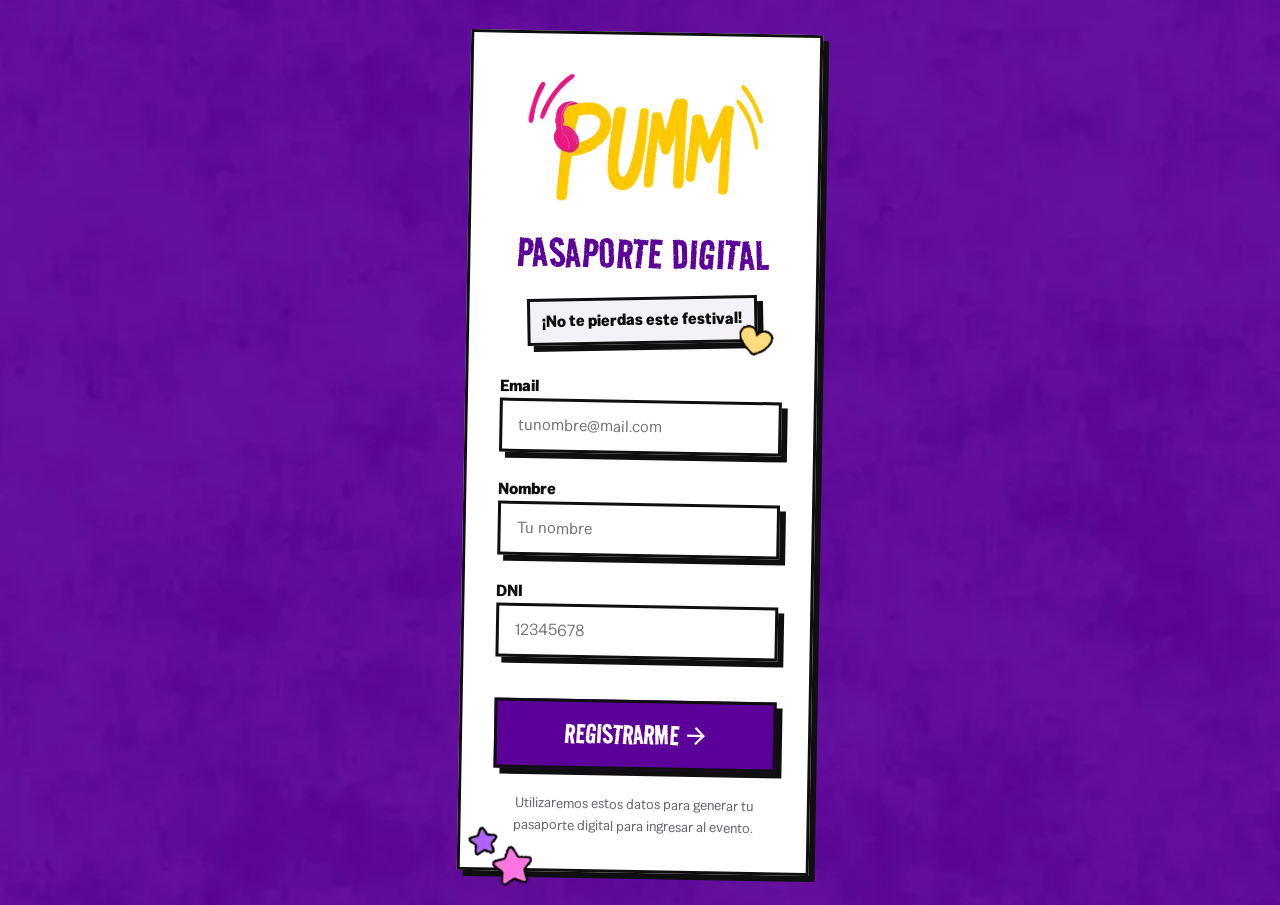
<file: index.html>
<!DOCTYPE html>
<!--
  ============================================================
  PUERTA DE ENTRADA DEL PROYECTO
  ------------------------------------------------------------
  Los servidores web (y WordPress) buscan un index.html en la
  raíz de la carpeta. Si no está, quien entre al link ve un
  listado de archivos o un error 404. Por eso este archivo.

  Ya solo redirige: html/index.html existe, así que el refresh
  de abajo está activo y este archivo no se toca más.

  El contenido del <body> quedó como respaldo — se ve nada más
  si el navegador ignora el redirect (por ejemplo con una
  extensión que lo bloquea). No hace falta mantenerlo.

  ¿Por qué redirige en vez de ser la bienvenida?
  Para que las pantallas vivan TODAS en html/ y escriban
  exactamente las mismas rutas hacia css/, js/ y data/. Si una
  quedara en la raíz, usaría css/main.css y las demás
  ../css/main.css — esa mezcla es la causa número uno de
  "a mí me anda y a vos no".
  ============================================================
-->
<html lang="es">
<head>
  <meta charset="UTF-8">
  <meta name="viewport" content="width=device-width, initial-scale=1.0">
  <title>Pasaporte Digital · PUMM 2026</title>
  <meta name="theme-color" content="#5B0099">

  <!-- Redirección a la pantalla de bienvenida. Es la que funciona
       siempre, incluso si el JavaScript está bloqueado. -->
  <meta http-equiv="refresh" content="0; url=html/index.html">
  <link rel="canonical" href="html/index.html">

  <!-- Desde la raíz la ruta NO lleva ../ porque este archivo no
       está dentro de html/. Es el único del proyecto así. -->
  <link rel="stylesheet" href="css/main.css">
</head>
<body data-pagina="inicio">

  <main class="pantalla-plena">
    <div class="contenedor centrado">

      <h1 class="pantalla-plena__logo">PUMM</h1>
      <p class="pantalla-plena__slogan">Programando un mundo mejor</p>

      <p class="pantalla-plena__texto">
        Base del proyecto lista.<br>
        Las pantallas se crean copiando <strong>html/_plantilla.html</strong>
      </p>

      <p class="pantalla-plena__nota">
        Empezá por <strong>html/index.html</strong>: es la pantalla de
        registro. El redirect de arriba ya te lleva ahí solo.
      </p>

      <p class="pantalla-plena__nota mt-8">
        ¿Ves esta pantalla en violeta, con el recuadro blanco torcido?
        Entonces el CSS carga bien y podés empezar.
      </p>

    </div>
  </main>

  <div class="franja-ajedrez" aria-hidden="true"></div>
</body>
</html>
</file>
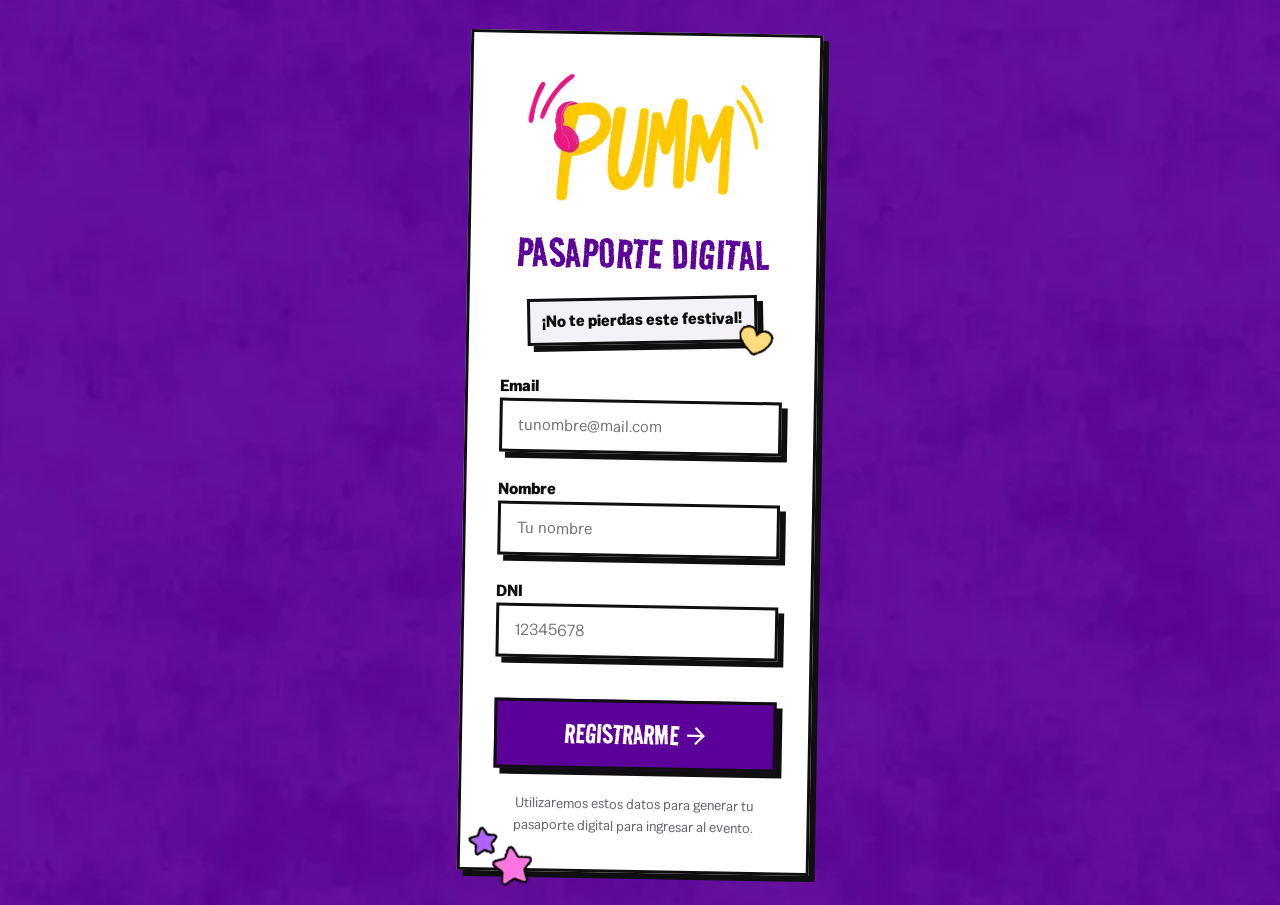
<file: html/index.html>
<!DOCTYPE html>
<!--
  ============================================================
  PANTALLA · REGISTRO
  ------------------------------------------------------------
  La participante se da de alta con nombre y DNI. Si sale bien,
  pasa al pasaporte (html/pasaporte.html).

  ⚙️ DOS MODOS
  En desarrollo, registro y pasaporte son DOS archivos separados
  (index.html y pasaporte.html) y se navega entre ellos. Al correr
  `node scripts/empaquetar.js`, el build los UNE en un solo
  Index.html donde cada pantalla es una vista que se muestra/oculta
  (Apps Script sirve un solo archivo). El código es el mismo en los
  dos modos: la navegación pasa por UI.mostrarPantalla (ver js/ui.js)
  y quién se muestra lo decide el router de js/app.js.

  ⚠️ REGLA DE RUTAS EN ESTA CARPETA
  Este archivo vive en html/, así que para salir a css/, js/ o
  data/ hay que subir un nivel con ../
      ✅  ../css/main.css
      ❌  /css/main.css     (la barra inicial rompe en WordPress)
  ============================================================
-->
<html lang="es">
<head>
  <meta charset="UTF-8">
  <meta name="viewport" content="width=device-width, initial-scale=1.0">
  <title>Pasaporte Digital - PUMM 2026</title>
  <meta name="description" content="Tu recorrido por PUMM 2026.">
  <meta name="theme-color" content="#5B0099">

  <link rel="icon" type="image/svg+xml" href="../assets/iconos/corazon-violeta.svg">

  <link rel="stylesheet" href="../css/main.css">
</head>

<body data-pagina="index">

  <main class="registro">

    <div class="registro__card">

      <img class="registro__logo" src="../assets/img/logo-pumm.webp" alt="PUMM">

      <h1 class="registro__titulo">Pasaporte Digital</h1>

      <p class="registro__slogan">
        ¡No te pierdas este festival!
        <img class="registro__corazon" src="../assets/img/corazon-amarillo.webp"
             alt="" aria-hidden="true">
      </p>

      <!-- novalidate: apagamos los globos nativos del navegador para
           usar nuestros propios mensajes bajo cada campo (registro.js). -->
      <form id="form-registro" novalidate>

        <div class="registro__campo">
          <label class="campo__etiqueta" for="email">Email</label>
          <input class="campo" id="email" name="email" type="email"
                 inputmode="email" placeholder="tunombre@mail.com"
                 autocomplete="email" aria-describedby="ayuda-email">
          <p class="campo__ayuda" id="ayuda-email" aria-live="polite"></p>
        </div>

        <div class="registro__campo">
          <label class="campo__etiqueta" for="nombre">Nombre</label>
          <input class="campo" id="nombre" name="nombre" type="text"
                 placeholder="Tu nombre" autocomplete="given-name"
                 aria-describedby="ayuda-nombre">
          <p class="campo__ayuda" id="ayuda-nombre" aria-live="polite"></p>
        </div>

        <div class="registro__campo">
          <label class="campo__etiqueta" for="dni">DNI</label>
          <input class="campo" id="dni" name="dni" type="text"
                 inputmode="numeric" maxlength="8" placeholder="12345678"
                 autocomplete="off" aria-describedby="ayuda-dni">
          <p class="campo__ayuda" id="ayuda-dni" aria-live="polite"></p>
        </div>

        <button class="boton boton--primario boton--ancho" type="submit">
          Registrarme
          <img class="boton__icono" src="../assets/iconos/flecha-der-blanca.svg"
               alt="" aria-hidden="true">
        </button>

      </form>

      <p class="registro__nota">
        Utilizaremos estos datos para generar tu pasaporte digital para ingresar al evento.
      </p>

      <!-- Estrellas decorativas colgadas de la esquina inferior izquierda
           de la tarjeta. aria-hidden: no las lee un lector de pantalla. -->
      <img class="registro__estrellas" src="../assets/img/estrellas.webp"
           alt="" aria-hidden="true">

    </div>
  </main>

  <!-- Modal vacío. Lo rellena js/ui.js con PUMM.UI.abrirModal({...}). -->
  <dialog class="modal" id="modal"></dialog>

  <!--
    ORDEN DE LOS SCRIPTS — importa y no es arbitrario:
      1. data/    los arrays de datos
      2. config   las constantes
      3. datos    la capa de acceso (necesita que config ya corrió)
      4. ui       los helpers (necesitan textos)
      5. app      lo común a todas las pantallas (incluye el router)
      6. paginas/ la lógica de ESTA pantalla
    Si invertís 2 y 3, datos.js no encuentra CONFIG y todo rompe.
  -->
  <script src="../data/misiones.js"></script>
  <script src="../data/logros.js"></script>
  <script src="../data/textos.js"></script>

  <script src="../js/config.js"></script>
  <script src="../js/datos.js"></script>
  <script src="../js/ui.js"></script>
  <script src="../js/app.js"></script>

  <script src="../js/paginas/registro.js"></script>
</body>
</html>
</file>
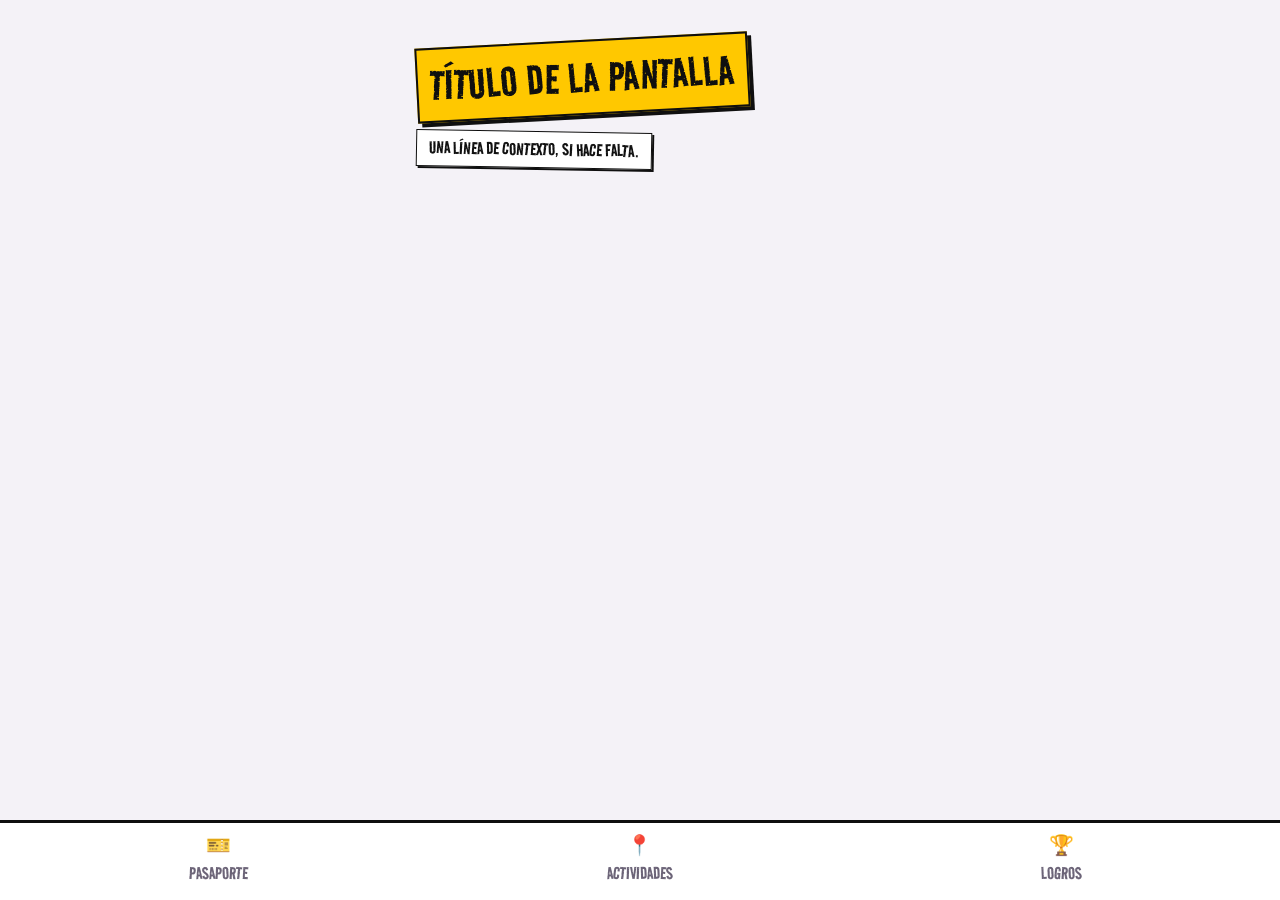
<file: html/_plantilla.html>
<!DOCTYPE html>
<!--
  ============================================================
  PLANTILLA DE PANTALLA  ·  copiar, no editar
  ------------------------------------------------------------
  Este archivo NO es una pantalla: es el molde para crear una.

  CÓMO SE USA
    1. Copiá este archivo y renombralo (ej. pasaporte.html).
       Los nombres van en minúscula y sin acentos ni espacios.
    2. Cambiá el <title> y el data-pagina del <body>.
    3. Escribí tu contenido dentro de <main>.
    4. Si necesitás CSS propio:
         · creá css/paginas/tu-pantalla.css
         · agregá su @import al final de css/main.css
    5. Si necesitás JS propio:
         · creá js/paginas/tu-pantalla.js
         · descomentá la última línea de scripts de acá abajo
    6. Borrá de esta copia lo que no uses (la nav, el modal)
       y borrá estos comentarios de instrucciones.

  El archivo empieza con guion bajo para que quede primero en
  la lista de VS Code y para que se note que no es una pantalla.

  ⚠️ LA PUERTA DE ENTRADA YA EXISTE: html/index.html
  Es la pantalla de registro, la primera del recorrido. El
  index.html de la raíz redirige ahí, y js/ui.js manda ahí a
  quien todavía no tenga pasaporte. No la borres ni la renombres.

  ⚠️ REGLA DE RUTAS EN ESTA CARPETA
  Todos los .html viven en html/, así que para salir a css/, js/
  o data/ hay que subir un nivel con ../
      ✅  ../css/main.css
      ❌  css/main.css      (busca html/css/, no existe)
      ❌  /css/main.css     (la barra inicial rompe en WordPress)
  Nunca empieces una ruta con / — cuando esto se suba a una
  subcarpeta de la web de CET, dejaría de encontrar todo.
  ============================================================
-->
<html lang="es">
<head>
  <meta charset="UTF-8">
  <meta name="viewport" content="width=device-width, initial-scale=1.0">

  <!-- ✏️ Cambiar por el nombre de tu pantalla -->
  <title>Nombre de la pantalla - PUMM 2026</title>

  <!-- Color de la barra del navegador en el celular. -->
  <meta name="theme-color" content="#5B0099">

  <!-- Un solo CSS: main.css importa todo lo demás. No agregues
       más <link> acá, agregá el @import en main.css. -->
  <link rel="stylesheet" href="../css/main.css">
</head>

<!-- ✏️ data-pagina lo lee js/app.js para marcar la sección activa
     en la barra de navegación. Tiene que coincidir con el
     data-seccion de la nav: "pasaporte", "misiones" o "logros".
     Si tu pantalla no está en la nav, poné el nombre igual. -->
<body data-pagina="nombre-de-tu-pantalla">

  <!-- .contenedor centra y limita el ancho.
       .con-nav deja lugar abajo para que la barra fija no tape
       el último elemento. Sacala si tu pantalla no lleva nav. -->
  <main class="contenedor con-nav">

    <header class="encabezado">
      <h1 class="encabezado__titulo">Título de la pantalla</h1>
      <p class="encabezado__bajada">Una línea de contexto, si hace falta.</p>
    </header>

    <!-- ✏️ Tu contenido va acá.

         Componentes disponibles (ver css/componentes/):
           .tarjeta            bloque de contenido
           .boton--primario    acción principal (una por pantalla)
           .boton--fantasma    acción alternativa
           .progreso           barra de avance
           .logro              logro del recorrido

         Utilidades (ver css/base/utilidades.css):
           .pila .fila .fila-entre .centrado .oculto .texto-suave
    -->

  </main>

  <!--
    NAVEGACIÓN — borrala si tu pantalla no la lleva (bienvenida,
    registro por QR, completado y el panel organizador no la usan).

    ⚠️ Este bloque queda duplicado en cada pantalla que lo use.
    Sin herramientas de compilación no hay forma de compartir un
    pedazo de HTML. Si cambiás algo acá, cambialo en todas.
  -->
  <nav class="nav" aria-label="Secciones principales">
    <a class="nav__item" data-seccion="pasaporte" href="pasaporte.html">
      <span class="nav__icono" aria-hidden="true">🎫</span>
      Pasaporte
    </a>
    <a class="nav__item" data-seccion="actividades" href="actividades.html">
      <span class="nav__icono" aria-hidden="true">📍</span>
      Actividades
    </a>
    <a class="nav__item" data-seccion="logros" href="logros.html">
      <span class="nav__icono" aria-hidden="true">🏆</span>
      Logros
    </a>
  </nav>

  <!-- Modal vacío. Lo rellena js/ui.js con PUMM.UI.abrirModal({...}).
       Dejalo aunque no lo uses todavía: no se ve hasta que se abre. -->
  <dialog class="modal" id="modal"></dialog>

  <!--
    ORDEN DE LOS SCRIPTS — importa y no es arbitrario:
      1. data/    los arrays de datos
      2. config   las constantes
      3. datos    la capa de acceso (necesita que config ya corrió)
      4. ui       los helpers (necesitan textos)
      5. app      lo común a todas las pantallas
      6. paginas/ la lógica de ESTA pantalla
    Si invertís 2 y 3, datos.js no encuentra CONFIG y todo rompe.

    Podés sacar los data/ que tu pantalla no use, pero si tenés
    dudas dejalos: son archivos chicos y el costo es cero.
  -->
  <script src="../data/misiones.js"></script>
  <script src="../data/logros.js"></script>
  <script src="../data/textos.js"></script>

  <script src="../js/config.js"></script>
  <script src="../js/datos.js"></script>
  <script src="../js/ui.js"></script>
  <script src="../js/app.js"></script>

  <!-- ✏️ Descomentá y apuntá al JS de tu pantalla -->
  <!-- <script src="../js/paginas/tu-pantalla.js"></script> -->
</body>
</html>
</file>
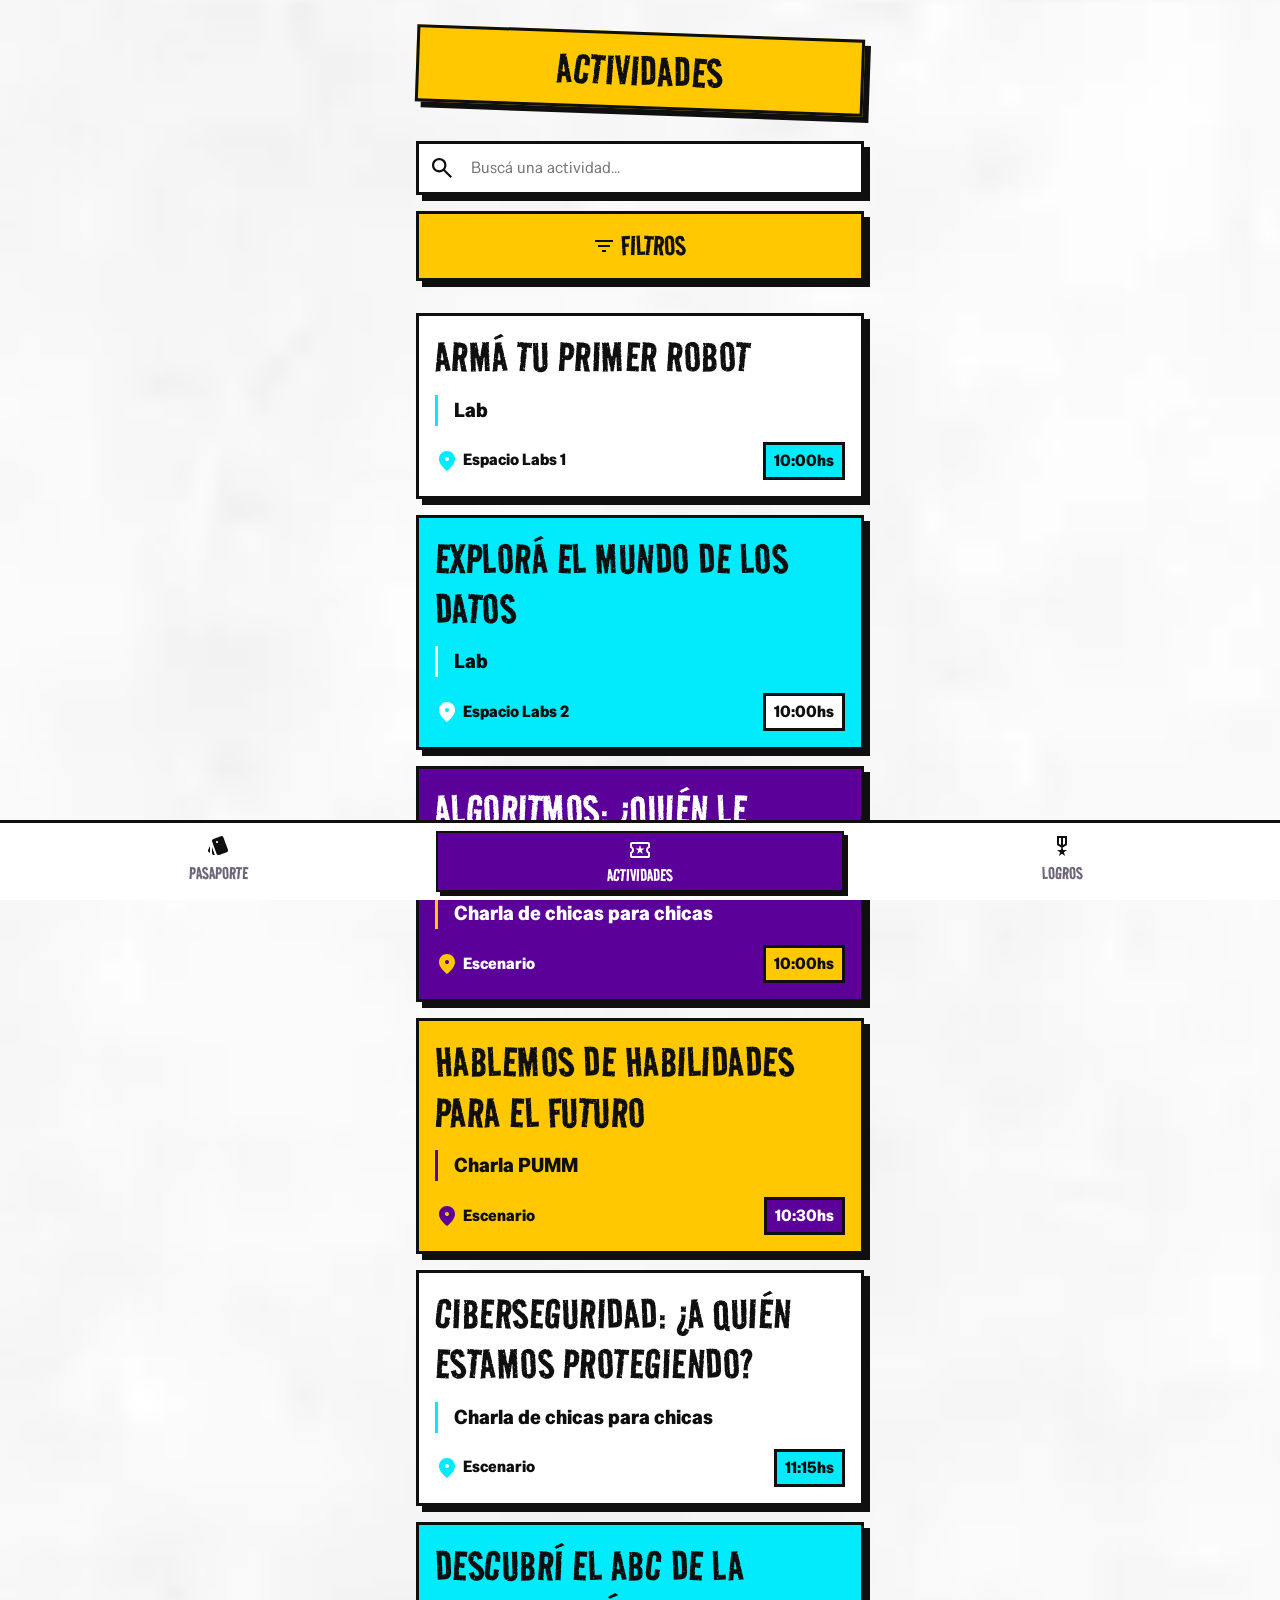
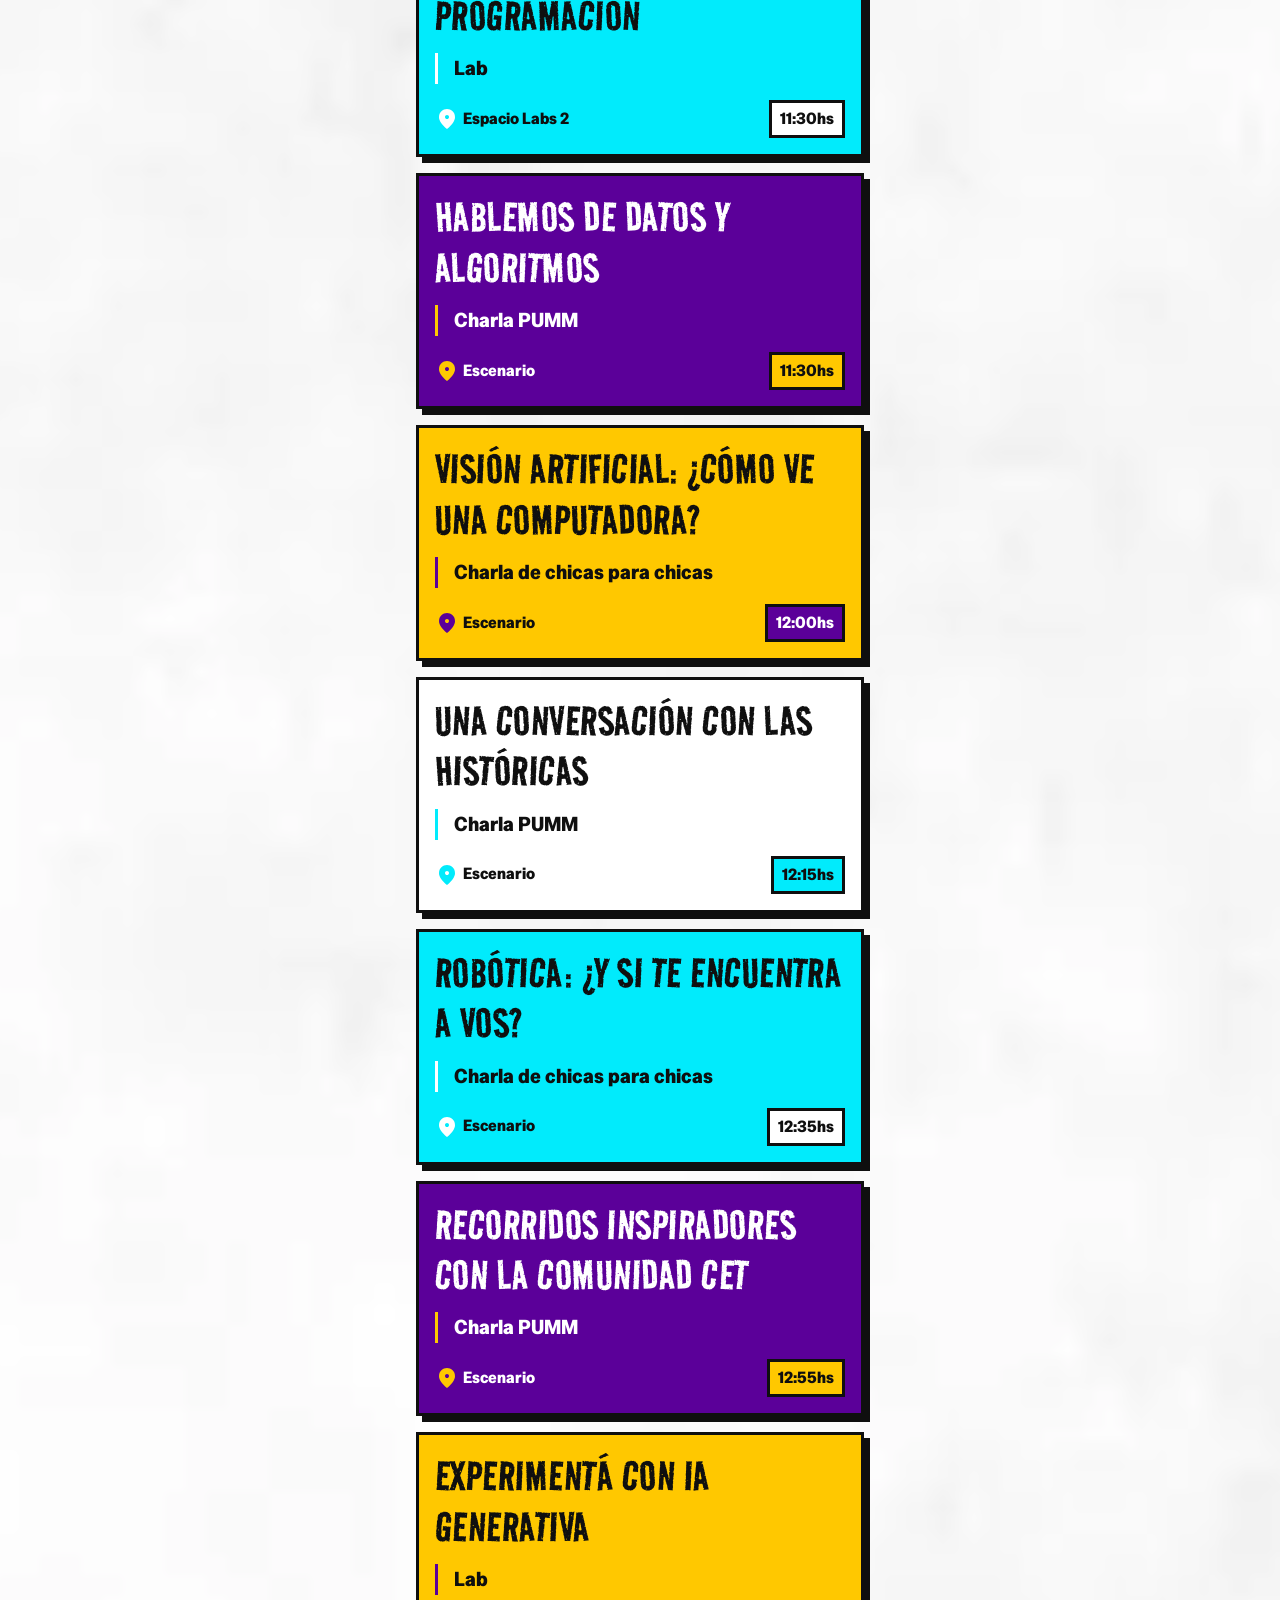
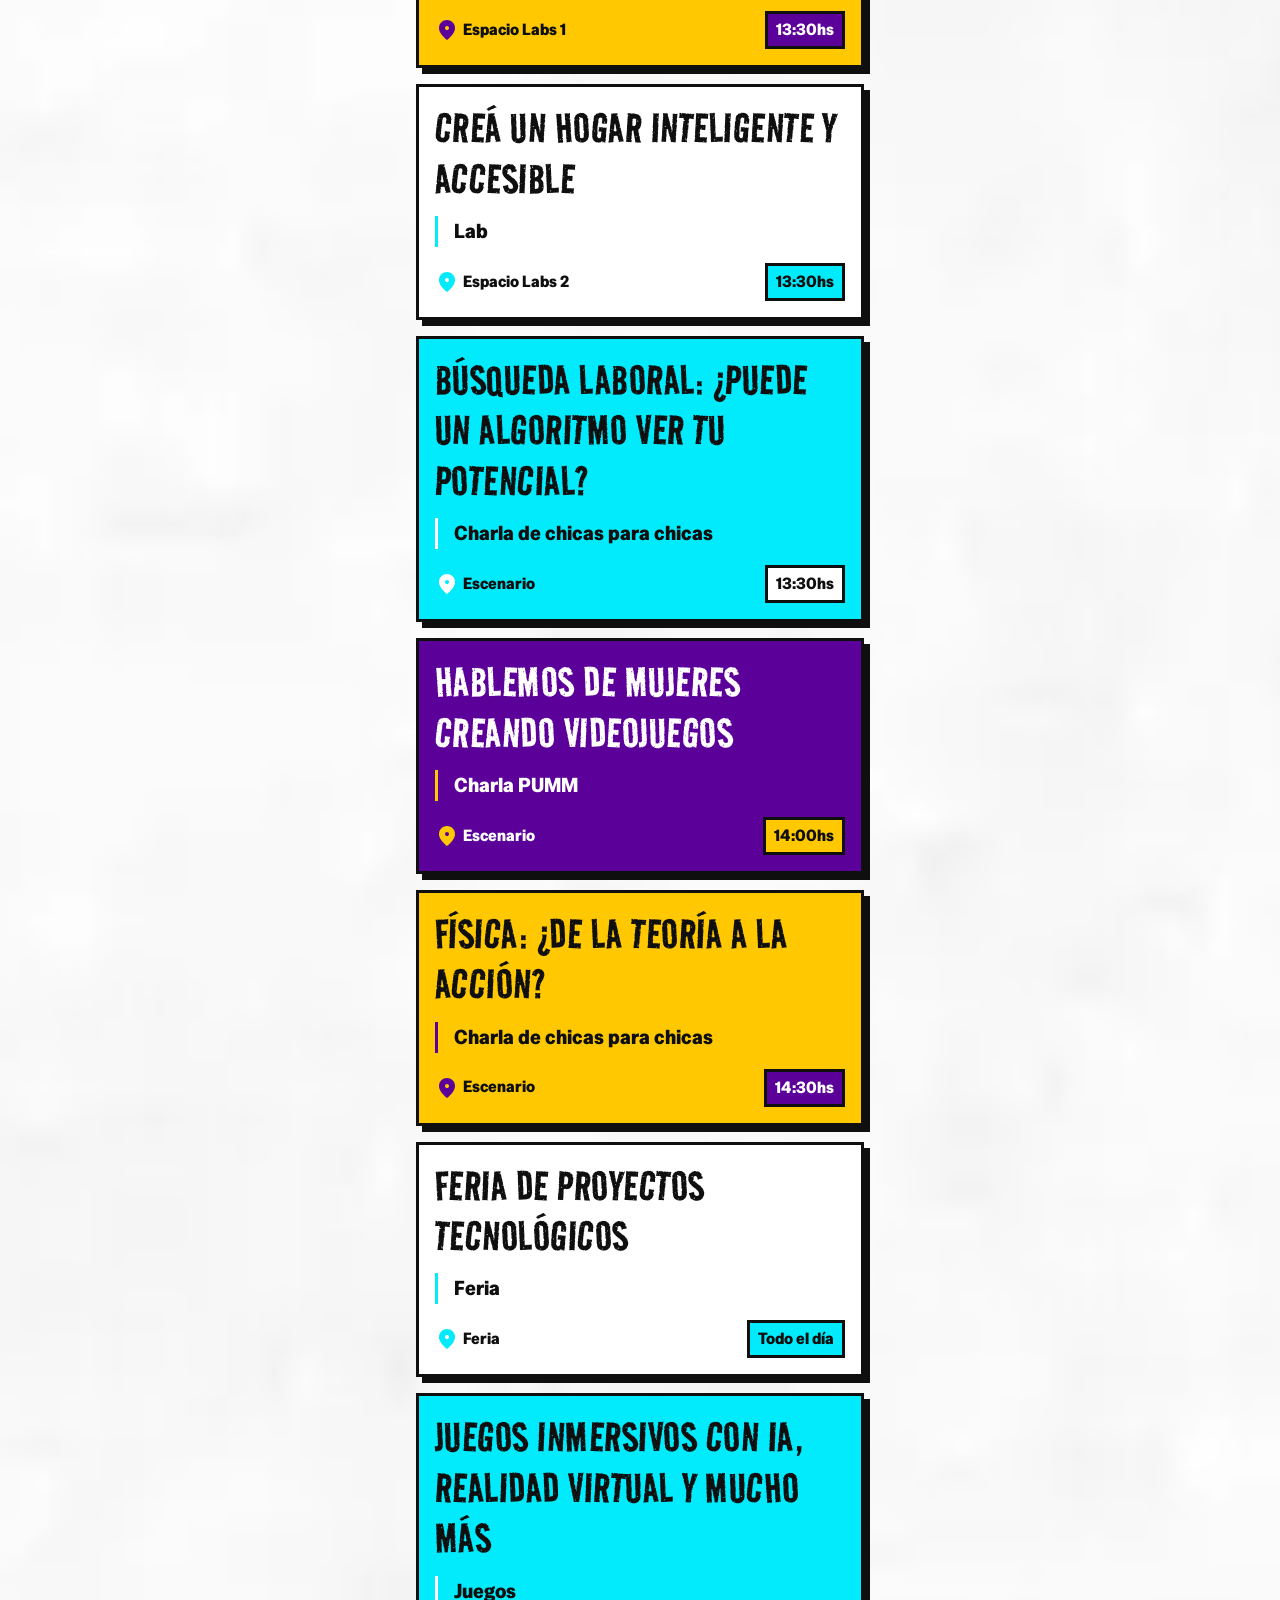
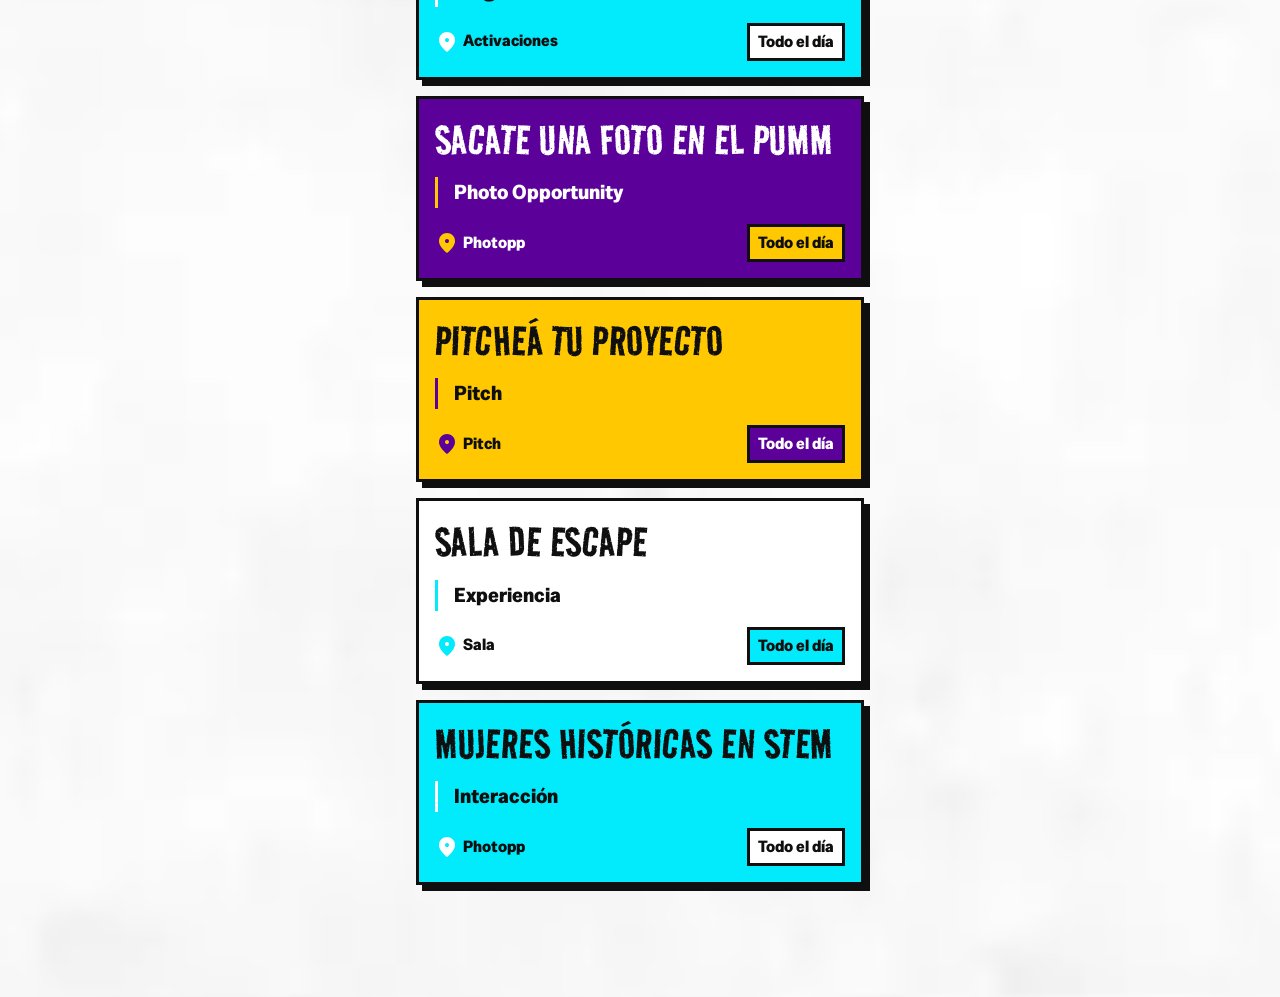
<file: html/actividades.html>
<!DOCTYPE html>
<!--
  ============================================================
  PANTALLA · ACTIVIDADES
  ------------------------------------------------------------
  Cronograma informativo del evento (qué, a qué hora y dónde),
  con buscador y filtros (hora, ubicación, orden). Lo arma
  js/paginas/actividades.js con los datos de data/actividades.js.
  Es SOLO informativo: no cuenta para ningún completismo (eso
  son las MISIONES, en el pasaporte).
  ============================================================
-->
<html lang="es">
<head>
  <meta charset="UTF-8">
  <meta name="viewport" content="width=device-width, initial-scale=1.0">
  <title>Actividades - PUMM 2026</title>
  <link rel="icon" type="image/svg+xml" href="../assets/iconos/corazon-violeta.svg">
  <meta name="theme-color" content="#5B0099">
  <link rel="stylesheet" href="../css/main.css">
</head>

<body data-pagina="actividades">

  <!-- .fondo-blanco (css/base/utilidades.css) da el fondo a pantalla
       completa; va en el main para viajar con la vista en el bundle. -->
  <main class="fondo-blanco con-nav">

    <div class="contenedor">

      <!-- Encabezado -->
      <header class="encabezado encabezado__actividades">
        <h1 class="encabezado__titulo-actividades">Actividades</h1>
      </header>

      <!-- Buscador -->
      <div class="campo-buscador">
        <svg class="campo-buscador__icono" viewBox="0 0 18 18" fill="none" xmlns="http://www.w3.org/2000/svg" aria-hidden="true">
          <path d="M16.6 18L10.3 11.7C9.8 12.1 9.225 12.4167 8.575 12.65C7.925 12.8833 7.23333 13 6.5 13C4.68333 13 3.14583 12.3708 1.8875 11.1125C0.629167 9.85417 0 8.31667 0 6.5C0 4.68333 0.629167 3.14583 1.8875 1.8875C3.14583 0.629167 4.68333 0 6.5 0C8.31667 0 9.85417 0.629167 11.1125 1.8875C12.3708 3.14583 13 4.68333 13 6.5C13 7.23333 12.8833 7.925 12.65 8.575C12.4167 9.225 12.1 9.8 11.7 10.3L18 16.6L16.6 18ZM6.5 11C7.75 11 8.8125 10.5625 9.6875 9.6875C10.5625 8.8125 11 7.75 11 6.5C11 5.25 10.5625 4.1875 9.6875 3.3125C8.8125 2.4375 7.75 2 6.5 2C5.25 2 4.1875 2.4375 3.3125 3.3125C2.4375 4.1875 2 5.25 2 6.5C2 7.75 2.4375 8.8125 3.3125 9.6875C4.1875 10.5625 5.25 11 6.5 11Z" fill="#0F0F0F"/>
        </svg>
        <input
          type="search"
          id="buscador-actividades"
          class="campo campo--buscador"
          placeholder="Buscá una actividad...">
      </div>

      <!-- Filtros -->
      <button type="button" class="boton boton--secundario boton--ancho" id="btn-filtros">
        <svg width="18" height="12" viewBox="0 0 18 12" fill="none" xmlns="http://www.w3.org/2000/svg">
          <path d="M7 12V10H11V12H7ZM3 7V5H15V7H3ZM0 2V0H18V2H0Z" fill="#0F0F0F"/>
        </svg>
        Filtros
      </button>

      <div class="panel-filtros oculto" id="panel-filtros">
        <label class="campo__etiqueta" for="filtro-hora">Empiezan después de</label>
        <input type="time" id="filtro-hora" class="campo">
        <label class="campo__etiqueta" for="filtro-zona">Ubicación</label>
        <select id="filtro-zona" class="campo">
          <option value="">Todas las ubicaciones</option>
          <!-- opciones generadas por JS -->
        </select>
        <label class="campo__etiqueta" for="filtro-orden">Ordenar</label>
        <select id="filtro-orden" class="campo">
          <option value="">Por horario</option>
          <option value="alfabetico">Alfabético (A-Z)</option>
        </select>
      </div>

      <!-- Tarjetas -->
      <div class="pila" id="lista-actividades">
        <!-- tarjetas generadas por actividades.js -->
      </div>

    </div>

    <!--
      NAVEGACIÓN — va DENTRO de <main> a propósito: el bundle solo
      conserva el <main> de cada pantalla. Como es position:fixed, su
      lugar en el DOM no cambia dónde se ve.
    -->
    <nav class="nav" aria-label="Secciones principales">
      <a class="nav__item" data-seccion="pasaporte" href="pasaporte.html">
        <img class="nav__icono" src="../assets/iconos/pasaporte-negro.svg" alt="Ícono de pasaporte">
        Pasaporte
      </a>
      <a class="nav__item nav__item--activo" data-seccion="actividades" href="actividades.html">
        <img class="nav__icono" src="../assets/iconos/misiones-blanco.svg" alt="Ícono de actividades">
        Actividades
      </a>
      <a class="nav__item" data-seccion="logros" href="logros.html">
        <img class="nav__icono" src="../assets/iconos/logros-negro.svg" alt="Ícono de logros">
        Logros
      </a>
    </nav>

  </main>

  <dialog class="modal" id="modal"></dialog>

  <script src="../data/misiones.js"></script>
  <script src="../data/actividades.js"></script>
  <script src="../data/logros.js"></script>
  <script src="../data/textos.js"></script>

  <script src="../js/config.js"></script>
  <script src="../js/datos.js"></script>
  <script src="../js/ui.js"></script>
  <script src="../js/app.js"></script>

  <script src="../js/paginas/actividades.js"></script>
</body>
</html>
</file>
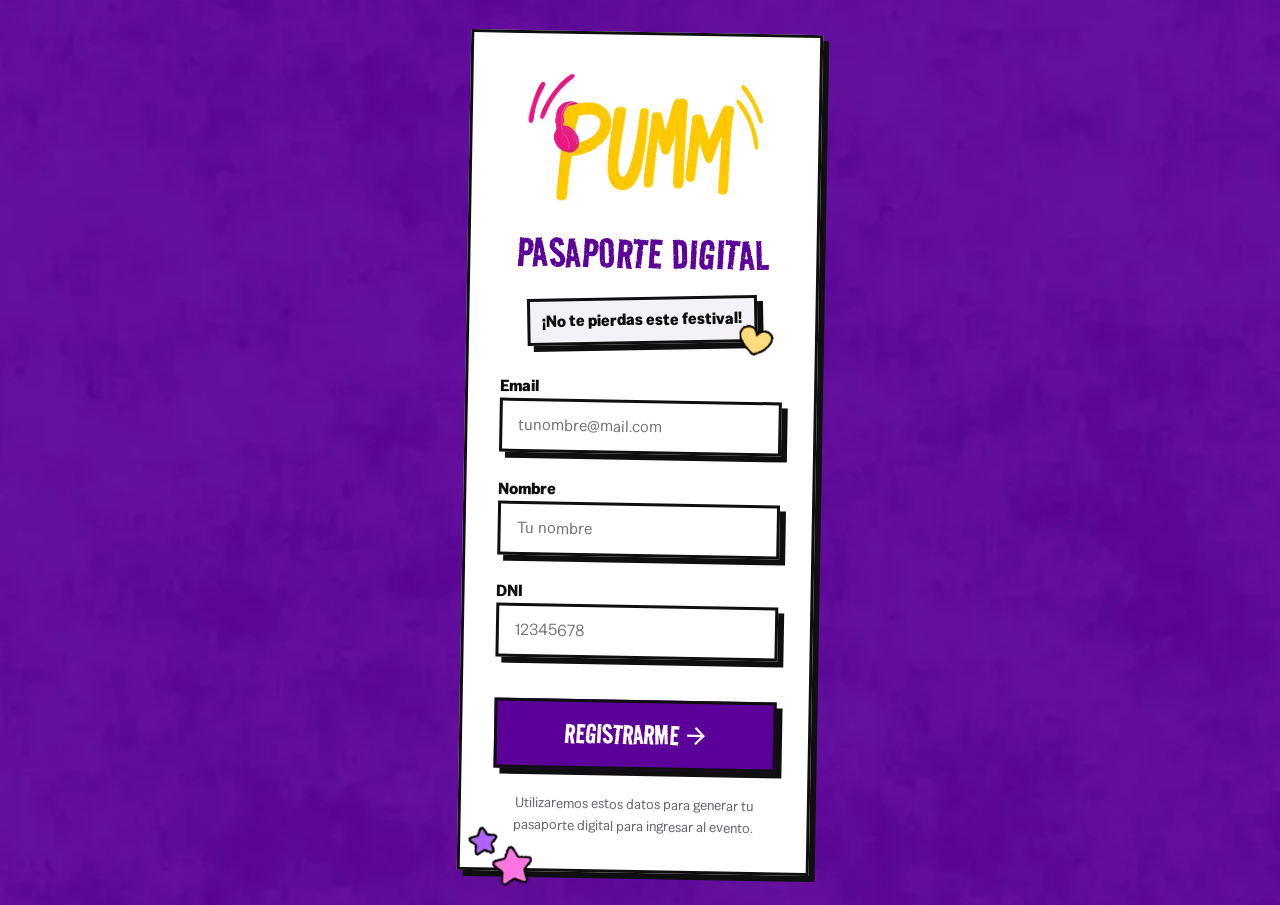
<file: html/completado.html>
<!DOCTYPE html>
<html lang="es">
<head>
    <meta charset="UTF-8">
    <meta name="viewport" content="width=device-width, initial-scale=1.0">
    <title>Completado - PUMM 2026</title>
    <meta name="theme-color" content="#5B0099">
    <link rel="icon" type="image/svg+xml" href="../assets/iconos/corazon-violeta.svg">
    <link rel="stylesheet" href="../css/main.css">
</head>

<body class="felicitaciones" data-pagina="completado">

<main class="contenedor felicitaciones__contenedor">
    <div class="franja-ajedrez franja-ajedrez--cian felicitaciones__franja" aria-hidden="true"></div>

    <h1 class="felicitaciones__titulo">¡FELICITACIONES!</h1>

    <div class="felicitaciones__tarjeta">
        <img class="felicitaciones__estrella felicitaciones__estrella--top" src="../assets/img/estrella-amarrilla.png" alt="" aria-hidden="true">

        <p class="felicitaciones__texto">
            Completaste todas las misiones del PUMM 2026 🤩
        </p>

        <div class="felicitaciones__destacado">
            <span>¡Retirá tu insignia de creadora en el Punto CET!</span>
        </div>

        <img class="felicitaciones__estrella felicitaciones__estrella--bottom" src="../assets/iconos/estrella-azul.svg" alt="" aria-hidden="true">
    </div>

    <div class="felicitaciones__acciones">
        <!-- target="_blank": la encuesta abre en otra pestaña. En el bundle
             (Apps Script) evita que el <base target="_top"> reemplace la app. -->
        <a id="btn-encuesta" class="boton boton--primario" href="https://www.tfaforms.com/5237002"
           target="_blank" rel="noopener">
            <span>COMPLETAR ENCUESTA</span>
            <img src="../assets/iconos/encuesta.svg" alt="" aria-hidden="true">
        </a>

        <button id="btn-inicio" class="boton boton--secundario">
            <img src="../assets/iconos/home.svg" alt="" aria-hidden="true">
            <span>VOLVER AL INICIO</span>
        </button>
    </div>

    <div class="franja-ajedrez franja-ajedrez--cian felicitaciones__franja" aria-hidden="true"></div>
</main>

<dialog class="modal" id="modal"></dialog>

<script src="../data/misiones.js"></script>
<script src="../data/textos.js"></script>

<script src="../js/config.js"></script>
<script src="../js/datos.js"></script>
<script src="../js/ui.js"></script>
<script src="../js/app.js"></script>

<script src="../js/paginas/completado.js"></script>
</body>
</html>
</file>
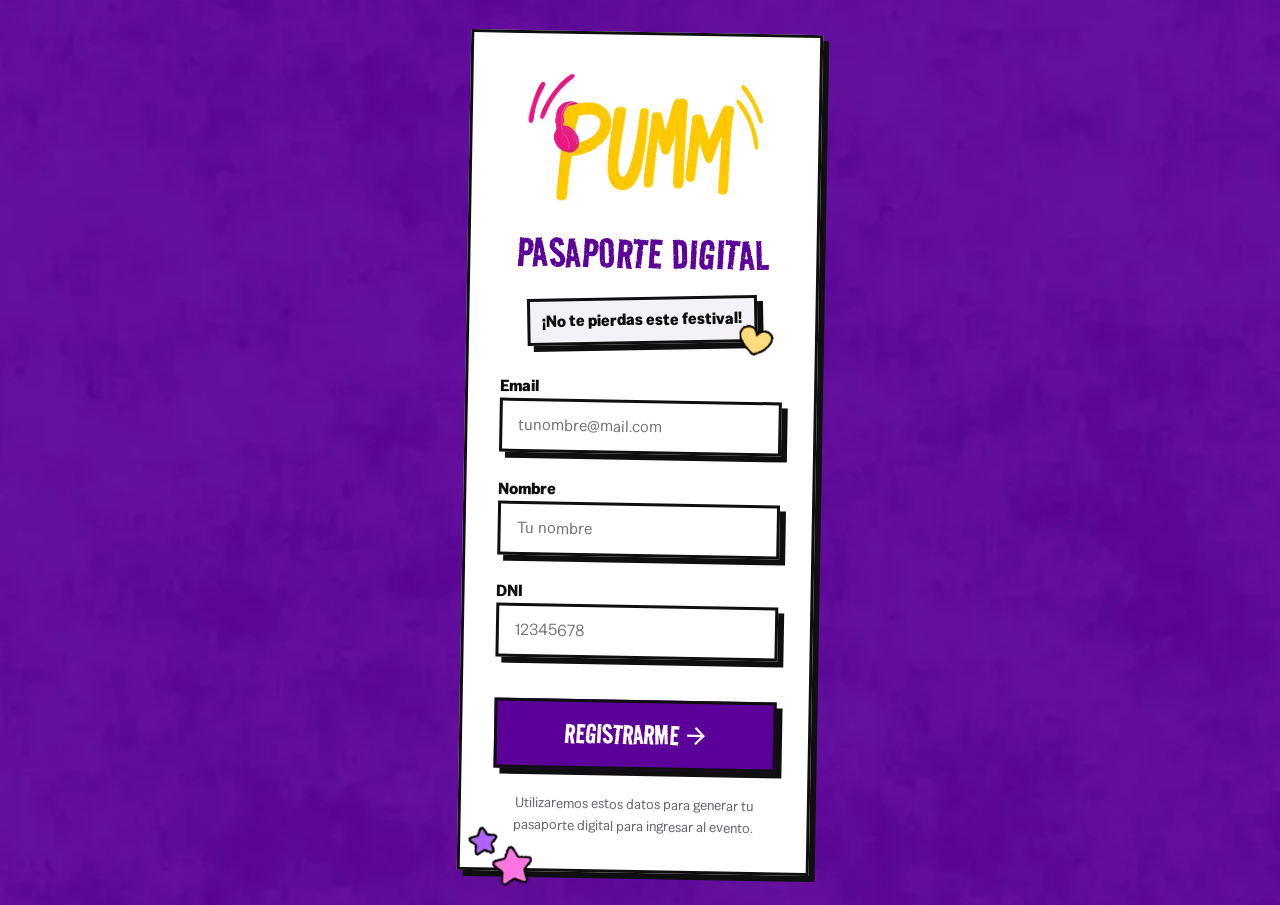
<file: html/logros.html>
<!DOCTYPE html>
<!--
  ============================================================
  PANTALLA · LOGROS
  ------------------------------------------------------------
  Tercera pestaña de la navegación. Muestra el progreso total
  de logros (barra + mensaje variable), la lista de logros
  (desbloqueados / bloqueados) y, cuando corresponde, los
  botones de certificado.

  El contenido dinámico lo pinta js/paginas/logros.js con los
  datos de js/datos.js (obtenerLogros / obtenerProgresoLogros).
  ============================================================
-->
<html lang="es">
<head>
  <meta charset="UTF-8">
  <meta name="viewport" content="width=device-width, initial-scale=1.0">
  <title>Mis Logros - PUMM 2026</title>
  <meta name="description" content="Tus logros del recorrido PUMM 2026.">
  <meta name="theme-color" content="#5B0099">

  <link rel="icon" type="image/svg+xml" href="../assets/iconos/corazon-violeta.svg">

  <link rel="stylesheet" href="../css/main.css">
</head>

<body data-pagina="logros">

  <!-- .fondo-blanco (css/base/utilidades.css) lleva la imagen de fondo.
       Va dentro del main y no en el body a propósito: el bundle conserva
       el main de cada vista pero comparte un solo body, así que el fondo
       tiene que viajar con la pantalla. Mismo patrón que .registro. -->
  <main class="fondo-blanco con-nav">

    <div class="contenedor">

      <!-- Banner de la pantalla (reemplaza al encabezado violeta). -->
      <header class="logros-banner">
        <h1 class="logros-banner__titulo">Mis Logros</h1>
      </header>

      <!-- Progreso total: mensaje variable + barra. -->
      <section class="tarjeta logros-total">
        <p class="logros-total__mensaje" id="logros-mensaje"></p>
        <p class="logros-total__etiqueta">
          PROGRESO TOTAL (<span id="logros-porcentaje">0</span>%)
        </p>
        <div class="progreso__barra logros-total__barra">
          <div class="progreso__relleno" id="logros-relleno" style="width: 0%"></div>
        </div>
      </section>

      <!-- Lista de logros: la rellena logros.js. -->
      <section class="pila logros-lista" id="logros-lista" aria-live="polite"></section>

    </div>

    <!--
      NAVEGACIÓN — va DENTRO del main a propósito: el bundle solo
      conserva el main de cada pantalla, así que afuera se perdería.
      Como es position:fixed, su lugar en el DOM no cambia dónde se ve.
      Los href sirven en local (páginas separadas); en el bundle,
      js/app.js intercepta el click y cambia de vista.
    -->
    <nav class="nav" aria-label="Secciones principales">
      <a class="nav__item" data-seccion="pasaporte" href="pasaporte.html">
        <img class="nav__icono" src="../assets/iconos/pasaporte-negro.svg" alt="Ícono de pasaporte">
        Pasaporte
      </a>
      <a class="nav__item" data-seccion="actividades" href="actividades.html">
        <img class="nav__icono" src="../assets/iconos/misiones-negro.svg" alt="Ícono de actividades">
        Actividades
      </a>
      <a class="nav__item nav__item--activo" data-seccion="logros" href="logros.html">
        <img class="nav__icono" src="../assets/iconos/logros-blanco.svg" alt="Ícono de logros">
        Logros
      </a>
    </nav>

  </main>

  <dialog class="modal" id="modal"></dialog>

  <!-- Orden de scripts (ver _plantilla.html). Logros usa misiones
       (para la meta), logros y textos. -->
  <script src="../data/misiones.js"></script>
  <script src="../data/logros.js"></script>
  <script src="../data/textos.js"></script>

  <script src="../js/config.js"></script>
  <script src="../js/datos.js"></script>
  <script src="../js/ui.js"></script>
  <script src="../js/app.js"></script>

  <script src="../js/paginas/logros.js"></script>
</body>
</html>
</file>
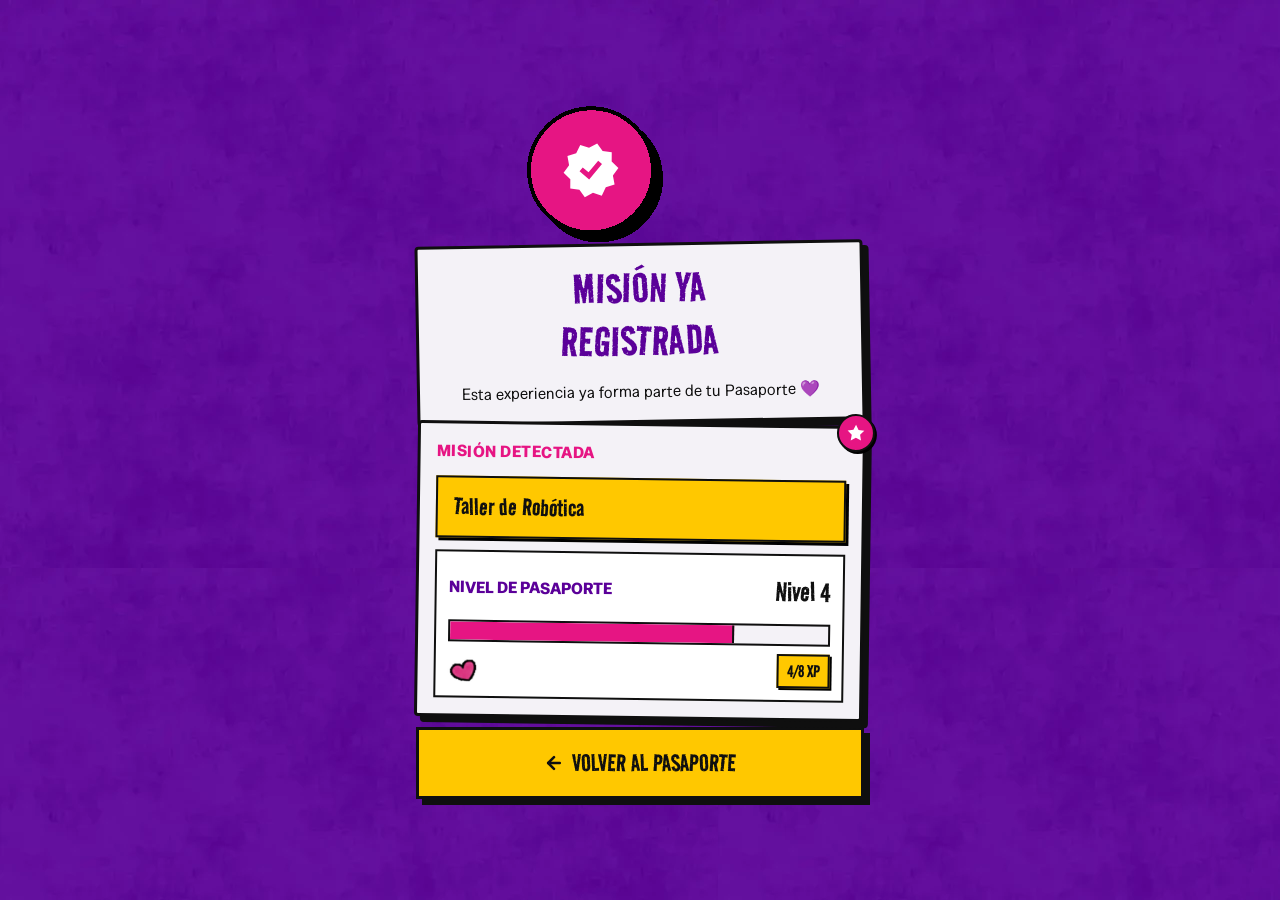
<file: html/mision-registrada.html>
<!DOCTYPE html>
<html lang="es">
<head>
    <meta charset="UTF-8">
    <meta name="viewport" content="width=device-width, initial-scale=1.0">
    <title>Misión Ya Registrada - PUMM 2026</title>
    <meta name="theme-color" content="#5B0099">
    <link rel="stylesheet" href="../css/main.css">
</head>

<body class="actividad" data-pagina="mision-registrada">

<main class="contenedor">

    <img class="centrado" src="../assets/iconos/checklist.svg">

    <div class="actividad__tarjeta actividad__tarjeta--mensaje">
        <h1 class="actividad__titulo-alerta">MISIÓN YA<br>REGISTRADA</h1>
        <p class="actividad__descripcion-alerta">
            Esta experiencia ya forma parte de tu Pasaporte 💜
        </p>
    </div>

    <div class="actividad__tarjeta actividad__tarjeta--progreso">
        <!-- Badge flotante de estrella -->
        <div class="actividad__badge-estrella">
            <svg viewBox="0 0 24 24" fill="white" xmlns="http://www.w3.org/2000/svg">
                <path d="M12 2L15.09 8.26L22 9.27L17 14.14L18.18 21.02L12 17.77L5.82 21.02L7 14.14L2 9.27L8.91 8.26L12 2Z"/>
            </svg>
        </div>

        <span class="actividad__subtitulo-magenta">MISIÓN DETECTADA</span>

        <!-- Nombre de la Misión -->
        <div class="actividad__mision-banner">
            <span class="actividad__mision-nombre">Taller de Robótica</span>
        </div>

        <!-- Caja Interna de Nivel de Pasaporte -->
        <div class="actividad__nivel-caja">
            <div class="actividad__nivel-encabezado">
                <span class="actividad__nivel-etiqueta">NIVEL DE PASAPORTE</span>
                <span class="actividad__nivel-valor">Nivel 4</span>
            </div>

            <div class="actividad__barra-contenedor">
                <div class="actividad__barra-relleno" style="width: 75%;"></div>
            </div>

            <div class="actividad__nivel-pie">
                <img class="actividad__corazon" src="../assets/img/corazon-rosa.png">
                <span class="actividad__xp-badge">4/8 XP</span>
            </div>
        </div>
    </div>

    <!-- Botón Inferior -->
    <button id="btn-volver" class="boton boton--primario actividad__btn-volver">
        <svg viewBox="0 0 24 24" fill="none" stroke="currentColor" stroke-width="3" stroke-linecap="round" stroke-linejoin="round" width="20" height="20">
            <line x1="19" y1="12" x2="5" y2="12"></line>
            <polyline points="12 19 5 12 12 5"></polyline>
        </svg>
        <span>VOLVER AL PASAPORTE</span>
    </button>

</main>

<script src="../data/misiones.js"></script>
<script src="../data/textos.js"></script>
<script src="../js/config.js"></script>
<script src="../js/datos.js"></script>
<script src="../js/ui.js"></script>
<script src="../js/app.js"></script>
</body>
</html>
</file>
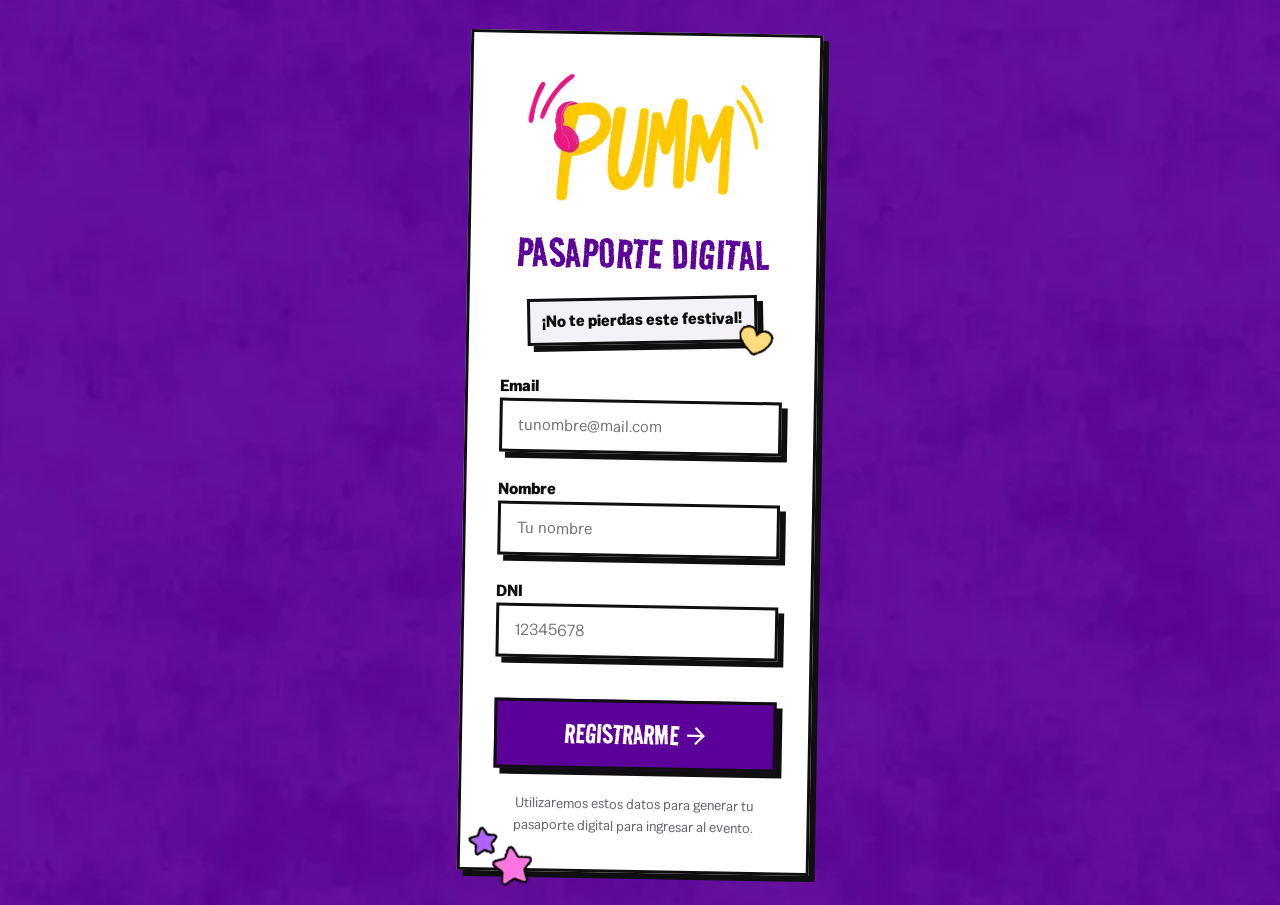
<file: html/mision-ya-registrada.html>
<!DOCTYPE html>
<html lang="es">
<head>
    <meta charset="UTF-8">
    <meta name="viewport" content="width=device-width, initial-scale=1.0">
    <title>Misión Ya Registrada - PUMM 2026</title>
    <meta name="theme-color" content="#5B0099">
    <link rel="stylesheet" href="../css/main.css">
</head>

<body class="actividad" data-pagina="mision-ya-registrada">

<main class="mision-registrada">

    <img class="centrado" src="../assets/iconos/checklist.svg">

    <div class="actividad__tarjeta actividad__tarjeta--mensaje">
        <h1 class="actividad__titulo-alerta">MISIÓN YA<br>REGISTRADA</h1>
        <p class="actividad__descripcion-alerta">
            Esta experiencia ya forma parte de tu Pasaporte 💜
        </p>
    </div>

    <div class="actividad__tarjeta actividad__tarjeta--progreso">
        <!-- Badge flotante de estrella -->
        <div class="actividad__badge-estrella">
            <svg viewBox="0 0 24 24" fill="white" xmlns="http://www.w3.org/2000/svg">
                <path d="M12 2L15.09 8.26L22 9.27L17 14.14L18.18 21.02L12 17.77L5.82 21.02L7 14.14L2 9.27L8.91 8.26L12 2Z"/>
            </svg>
        </div>

        <span class="actividad__subtitulo-magenta">MISIÓN DETECTADA</span>

        <!-- Nombre de la Misión -->
        <div class="actividad__mision-banner">
            <span class="actividad__mision-nombre">Taller de Robótica</span>
        </div>

        <!-- Caja Interna de Nivel de Pasaporte -->
        <div class="actividad__nivel-caja">
            <div class="actividad__nivel-encabezado">
                <h2 class="actividad__nivel-etiqueta">PROGRESO ACTUAL</h2>
                <p class="actividad__nivel-valor">0/0</p>
            </div>

            <div class="actividad__barra-contenedor">
                <div class="actividad__barra-relleno" style="width: 0%;"></div>
            </div>

            <div class="actividad__nivel-pie">
                <img class="actividad__corazon" src="../assets/img/corazon-rosa.png">
                <span class="actividad__xp-badge">MISIONES</span>
            </div>
        </div>
    </div>

    <!-- Botón Inferior -->
    <button id="btn-volver" class="boton boton--primario actividad__btn-volver">
        <svg viewBox="0 0 24 24" fill="none" stroke="currentColor" stroke-width="3" stroke-linecap="round" stroke-linejoin="round" width="20" height="20">
            <line x1="19" y1="12" x2="5" y2="12"></line>
            <polyline points="12 19 5 12 12 5"></polyline>
        </svg>
        <span>VOLVER AL PASAPORTE</span>
    </button>

</main>

<script src="../data/misiones.js"></script>
<script src="../data/textos.js"></script>
<script src="../js/config.js"></script>
<script src="../js/datos.js"></script>
<script src="../js/ui.js"></script>
<script src="../js/app.js"></script>
<script src="../js/paginas/mision-ya-registrada.js"></script>
</body>
</html>
</file>
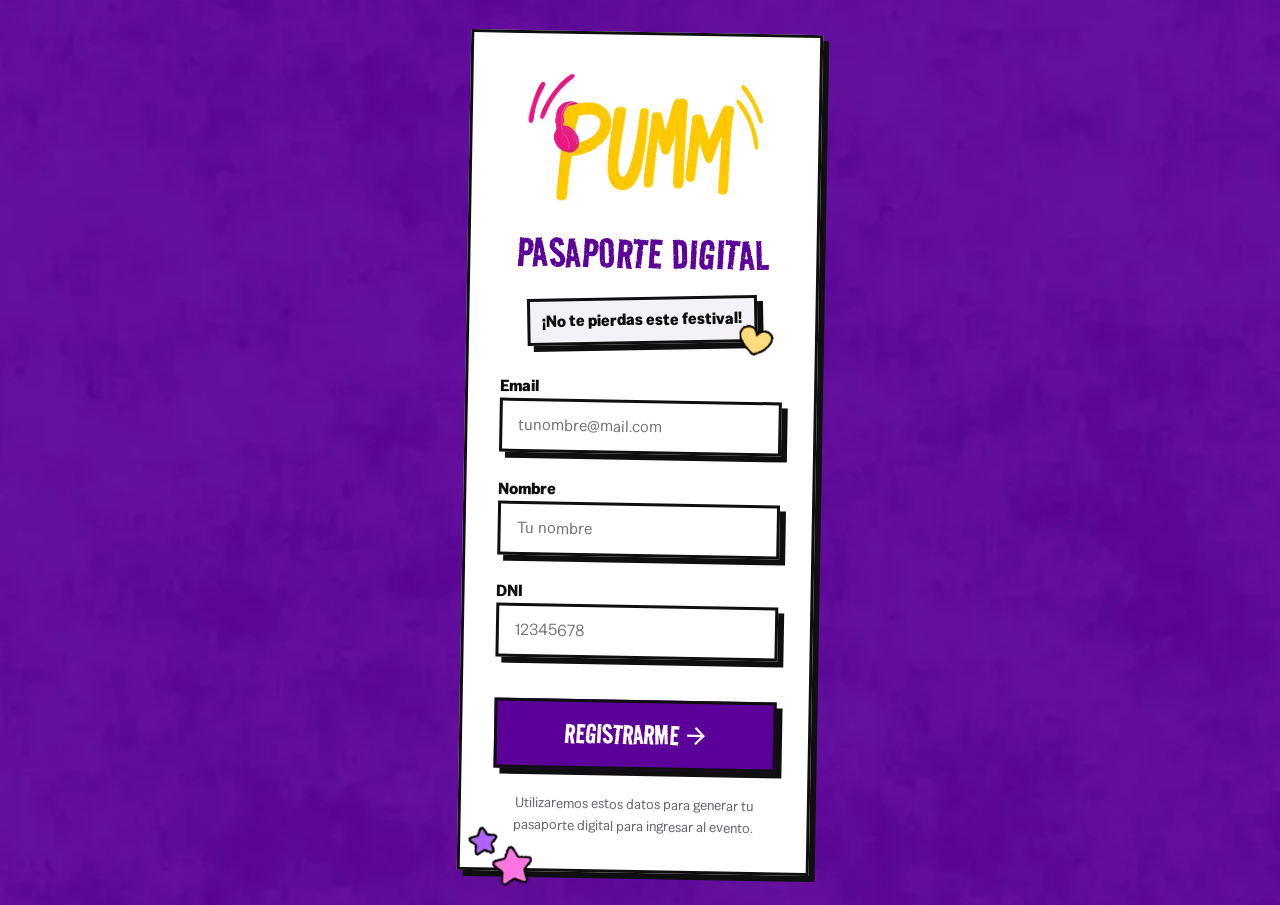
<file: html/nueva-mision.html>
<!DOCTYPE html>
<html lang="es">
<head>
    <meta charset="UTF-8">
    <meta name="viewport" content="width=device-width, initial-scale=1.0">
    <title>Validar Actividad - PUMM 2026</title>
    <meta name="theme-color" content="#5B0099">
    <link rel="icon" type="image/svg+xml" href="../assets/iconos/corazon-violeta.svg">
    <link rel="stylesheet" href="../css/main.css">
</head>

<body class="actividad" data-pagina="nueva-mision">

<main class="actividad__contenedor">
    <header class="actividad__badge">
        <h1 class="actividad__badge-texto">¡NUEVA MISIÓN DETECTADA!</h1>
    </header>

    <div class="actividad__tarjeta">

        <div class="actividad__avatar-contenedor">
            <div class="actividad__avatar-círculo">
                <svg class="actividad__avatar-icono" viewBox="0 0 100 100" fill="none" xmlns="http://www.w3.org/2000/svg">
                    <rect x="20" y="15" width="60" height="36" rx="18" fill="white" /><circle cx="38" cy="33" r="4.5" fill="#5B0099" /><circle cx="62" cy="33" r="4.5" fill="#5B0099" /><rect x="22" y="56" width="56" height="32" rx="10" fill="white" />
                </svg>
            </div>
            <img class="actividad__avatar-estrella" src="../assets/iconos/estrella-azul.svg" alt="estrella">
        </div>

        <div class="actividad__mision-box">
            <div class="actividad__mision-info">
                <span class="actividad__mision-etiqueta">MISIÓN</span>
                <span class="actividad__mision-titulo">Taller de Robótica</span>
            </div>
            <button id="toggle-btn" class="actividad__checkbox" aria-label="Marcar misión"></button>
        </div>

        <p id="status-message" class="actividad__alerta">¡No olvides marcar la misión!</p>

        <button id="btn-completar" class="boton boton--primario">
            <span>COMPLETAR MISIÓN</span>
            <img src="../assets/iconos/flecha-der-blanca.svg" alt="">
        </button>

        <p class="actividad__nota">¡Asegúrate de estar en el lugar correcto!</p>
    </div>
</main>

<!-- Modal vacío. Lo rellena js/ui.js con PUMM.UI.abrirModal({...}).
     Dejalo aunque no lo uses todavía: no se ve hasta que se abre. -->
<dialog class="modal" id="modal"></dialog>

<script src="../data/misiones.js"></script>
<script src="../data/textos.js"></script>

<script src="../js/config.js"></script>
<script src="../js/datos.js"></script>
<script src="../js/ui.js"></script>
<script src="../js/app.js"></script>

<script src="../js/paginas/nueva-mision.js"></script>
</body>
</html>
</file>
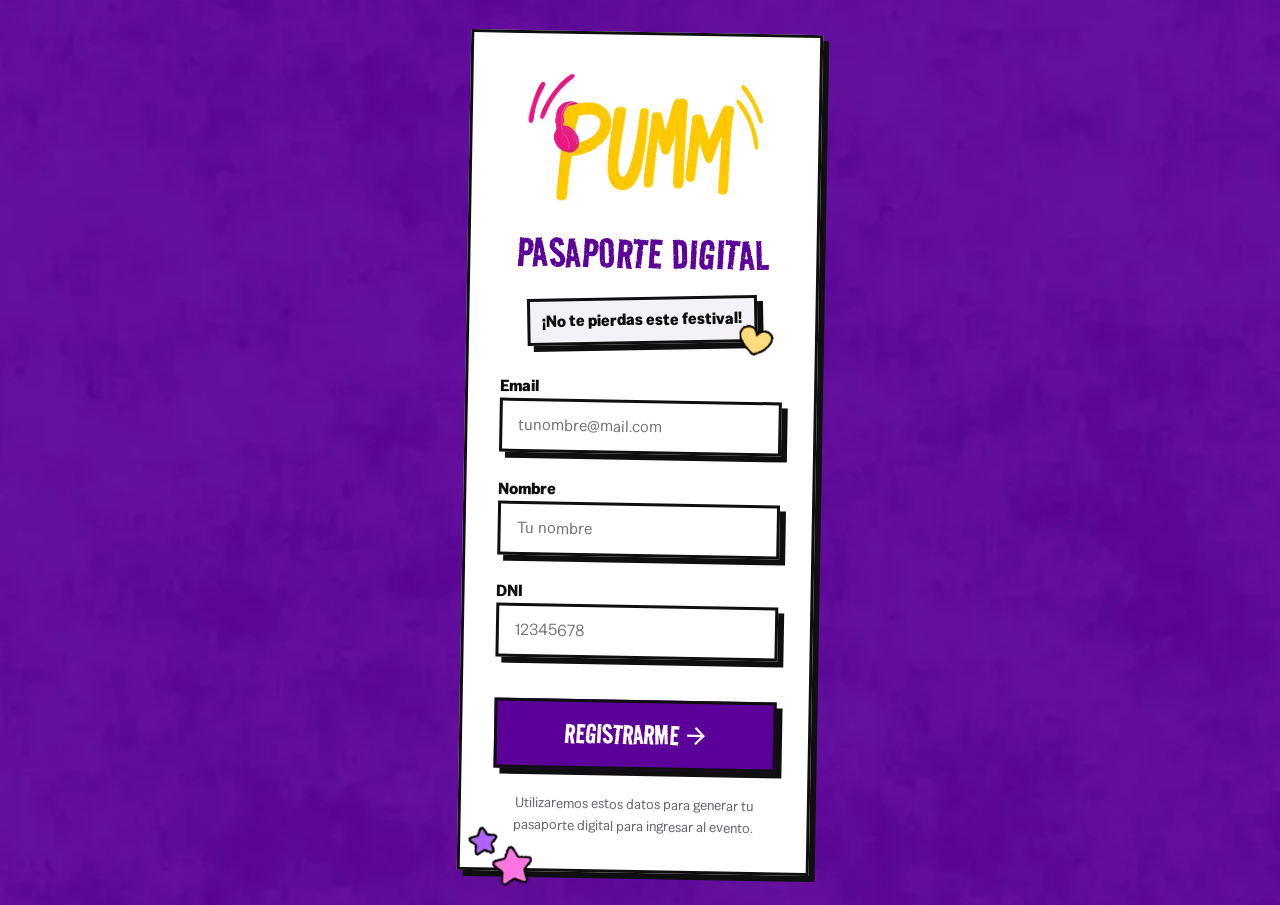
<file: html/pasaporte.html>
<!DOCTYPE html>
<!--
  ============================================================
  PANTALLA · PASAPORTE (Mi Pasaporte)
  ------------------------------------------------------------
  Pantalla principal del recorrido: saludo, progreso (pista de
  misiones) y la misión destacada del momento. Reemplaza al
  placeholder de "dummy de verificación" que había antes.

  ⚙️ Mismos dos modos (local / bundle) que el resto del flujo.
  Ver la nota completa en html/index.html.

  ⚠️ Rutas: este archivo vive en html/, así que a css/, js/ y
  data/ se llega con ../
  ============================================================
-->
<html lang="es">
<head>
  <meta charset="UTF-8">
  <meta name="viewport" content="width=device-width, initial-scale=1.0">
  <title>Mi Pasaporte - PUMM 2026</title>
  <meta name="theme-color" content="#5B0099">

  <link rel="icon" type="image/svg+xml" href="../assets/iconos/corazon-violeta.svg">

  <link rel="stylesheet" href="../css/main.css">
</head>

<body data-pagina="pasaporte">

  <!-- .fondo-blanco (css/base/utilidades.css) da el fondo a pantalla
       completa; va en el main para viajar con la vista en el bundle. -->
  <main class="fondo-blanco con-nav">

    <div class="contenedor">

      <header class="encabezado encabezado--pasaporte">

        <div class="encabezado-fila-1">
          <h1 class="encabezado__titulo" id="pasaporte-saludo"></h1>
          <img class="encabezado__celular" src="../assets/iconos/celular.svg" alt="Ícono de celular">
        </div>

        <div class="encabezado-fila-2">
          <img class="encabezado__corazon" src="../assets/iconos/corazon-violeta-2.svg" alt="Ícono de corazón">
          <p class="encabezado__bajada">¿Lista para tu próxima aventura?</p>
        </div>

      </header>

      <!-- Progreso del recorrido: misiones completadas (X/8) + barra. -->
      <section class="tarjeta pasaporte-progreso" aria-label="Tu progreso">
        <p class="pasaporte-progreso__etiqueta">
          MISIONES COMPLETADAS (<span id="progreso-fraccion">0/0</span>)
        </p>
        <div class="progreso__barra pasaporte-progreso__barra">
          <div class="progreso__relleno" id="progreso-relleno" style="width: 0%"></div>
        </div>

        <!-- Acciones, ocultas hasta cumplir su condición:
             · Encuesta: desde CONFIG.FECHA_ENCUESTA, haya completado o no
               las misiones. Abre en otra pestaña (en el bundle evita que el
               <base target="_top"> reemplace la app).
             · Premio: con el 100% de logros, va a felicitaciones. -->
        <div class="pila pasaporte-acciones" id="pasaporte-acciones">
          <a class="boton boton--primario boton--ancho oculto" id="btn-encuesta-pasaporte"
             href="https://www.tfaforms.com/5237002" target="_blank" rel="noopener">
            <span>COMPLETAR ENCUESTA</span>
            <img src="../assets/iconos/encuesta.svg" alt="" aria-hidden="true">
          </a>
          <a class="boton boton--secundario boton--ancho oculto" id="cert-logros" href="completado.html">
            ¡Reclamá tu premio!
          </a>
        </div>
      </section>

      <br>
      <div class="franja-ajedrez" aria-hidden="true"></div>
      <br>

      <!-- Llamado a escanear QR. -->
      <section>
        <div class="aviso-qr">
          <p class="aviso-qr__icono"><img src="../assets/iconos/qr-negro.svg" alt="Ícono de código QR"></p>
          <p class="aviso-qr__texto">
            ¡Buscá los QR y escanealos para completar misiones!
          </p>
          <img class="aviso-qr__rayo" src="../assets/iconos/rayo.svg" alt="Ícono de rayo">
        </div>
      </section>

      <!-- Actividad destacada + checklist de misiones. -->
      <section class="pasaporte-recuadro">
        <!-- Actividad destacada del momento (del cronograma). -->
        <article class="tarjeta tarjeta--mision" id="destacada-tarjeta">
          <div class="fila-entre">
            <h2 class="tarjeta__titulo" id="destacada-titulo"></h2>
            <span class="tarjeta__etiqueta">Destacado</span>
          </div>
          <!-- Categoría con su emoji, entre el título y la ubicación. -->
          <p class="destacada__categoria" id="destacada-categoria"></p>
          <p id="destacada-texto"></p>
          <p class="tarjeta__meta" id="destacada-lugar"></p>
        </article>

        <!-- Checklist de las misiones (la arma pintarMisiones). -->
        <h2 class="pasaporte-misiones__titulo">Tus misiones</h2>
        <ul class="pasaporte-misiones" id="pasaporte-misiones" aria-live="polite"></ul>
      </section>

    </div>

    <!--
      NAVEGACIÓN — va DENTRO del main a propósito (el bundle solo conserva
      el main de cada pantalla). Como es position:fixed, su lugar en el DOM
      no cambia dónde se ve.
    -->
    <nav class="nav" aria-label="Secciones principales">
      <a class="nav__item nav__item--activo" data-seccion="pasaporte" href="pasaporte.html">
        <img class="nav__icono" src="../assets/iconos/pasaporte-blanco.svg" alt="Ícono de pasaporte">
        Pasaporte
      </a>
      <a class="nav__item" data-seccion="actividades" href="actividades.html">
        <img class="nav__icono" src="../assets/iconos/misiones-negro.svg" alt="Ícono de actividades">
        Actividades
      </a>
      <a class="nav__item" data-seccion="logros" href="logros.html">
        <img class="nav__icono" src="../assets/iconos/logros-negro.svg" alt="Ícono de logros">
        Logros
      </a>
    </nav>

  </main>

  <!-- Modal vacío (lo usa PUMM.UI.abrirModal si hiciera falta). -->
  <dialog class="modal" id="modal"></dialog>

  <!-- Mismo orden de scripts que el resto de las pantallas. -->
  <script src="../data/misiones.js"></script>
  <script src="../data/actividades.js"></script>
  <script src="../data/logros.js"></script>
  <script src="../data/textos.js"></script>

  <script src="../js/config.js"></script>
  <script src="../js/datos.js"></script>
  <script src="../js/ui.js"></script>
  <script src="../js/app.js"></script>

  <script src="../js/paginas/pasaporte.js"></script>
</body>

</html>
</file>
<file: css/main.css>
/* ============================================================
    MAIN.CSS  ·  El único archivo CSS que se linkea en el HTML
    ------------------------------------------------------------
    Cada .html tiene UNA sola línea:
        <link rel="stylesheet" href="../css/main.css">
    y este archivo se encarga de traer todo lo demás.

    ¿Por qué así y no un <link> por archivo?
      · Si agregamos un componente nuevo, se toca este archivo y
        aparece en las 8 pantallas. Con links sueltos habría que
        editar 8 HTML y siempre queda uno viejo.
      · El orden de carga queda escrito en un solo lugar, y en
        CSS el orden decide quién gana cuando hay conflicto.

    EL ORDEN IMPORTA — de lo más general a lo más específico:
      1. base        · reset y decisiones globales
      2. componentes · piezas reutilizables
      3. paginas     · lo que existe en una sola pantalla

    Contra: @import hace que el navegador pida los archivos en
    cascada, así que carga un toque más lento que un archivo
    único. Con el tamaño de esta app no se nota, y la claridad
    para un equipo de 5 personas vale más. Si alguna vez pesa,
    se concatenan todos en un solo main.css antes de entregar.

    ⚠️ Los @import van SIEMPRE arriba de todo: si hay una regla
    CSS antes de un @import, el navegador lo ignora en silencio.
   ============================================================ */

/* 1 · Base ------------------------------------------------- */
@import url("base/reset.css");
@import url("base/variables.css");
@import url("base/tipografia.css");
@import url("base/utilidades.css");

/* 2 · Componentes ------------------------------------------ */
@import url("componentes/boton.css");
@import url("componentes/campo.css");
@import url("componentes/tarjeta.css");
@import url("componentes/modal.css");
@import url("componentes/navegacion.css");
@import url("componentes/pantalla-plena.css");
@import url("componentes/progreso.css");
@import url("componentes/logro.css");
@import url("componentes/carga.css");

/* 3 · Páginas ----------------------------------------------
    Todavía no hay ninguna: las pantallas se crean copiando
    html/_plantilla.html.

    Cuando crees css/paginas/tu-pantalla.css, sumá su línea acá
    abajo. Van al final a propósito: la última regla es la que
    gana.

    Ejemplo de cómo va a quedar:
        @import url("paginas/registro.css");
        @import url("paginas/pasaporte.css");
        @import url("paginas/admin.css");
   ---------------------------------------------------------- */
@import url("paginas/registro.css");
@import url("paginas/logros.css");
@import url("paginas/nueva-mision.css");
@import url("paginas/mision-registrada.css");
@import url("paginas/completado.css");
@import url("paginas/pasaporte.css");
@import url("paginas/actividades.css");
</file>
